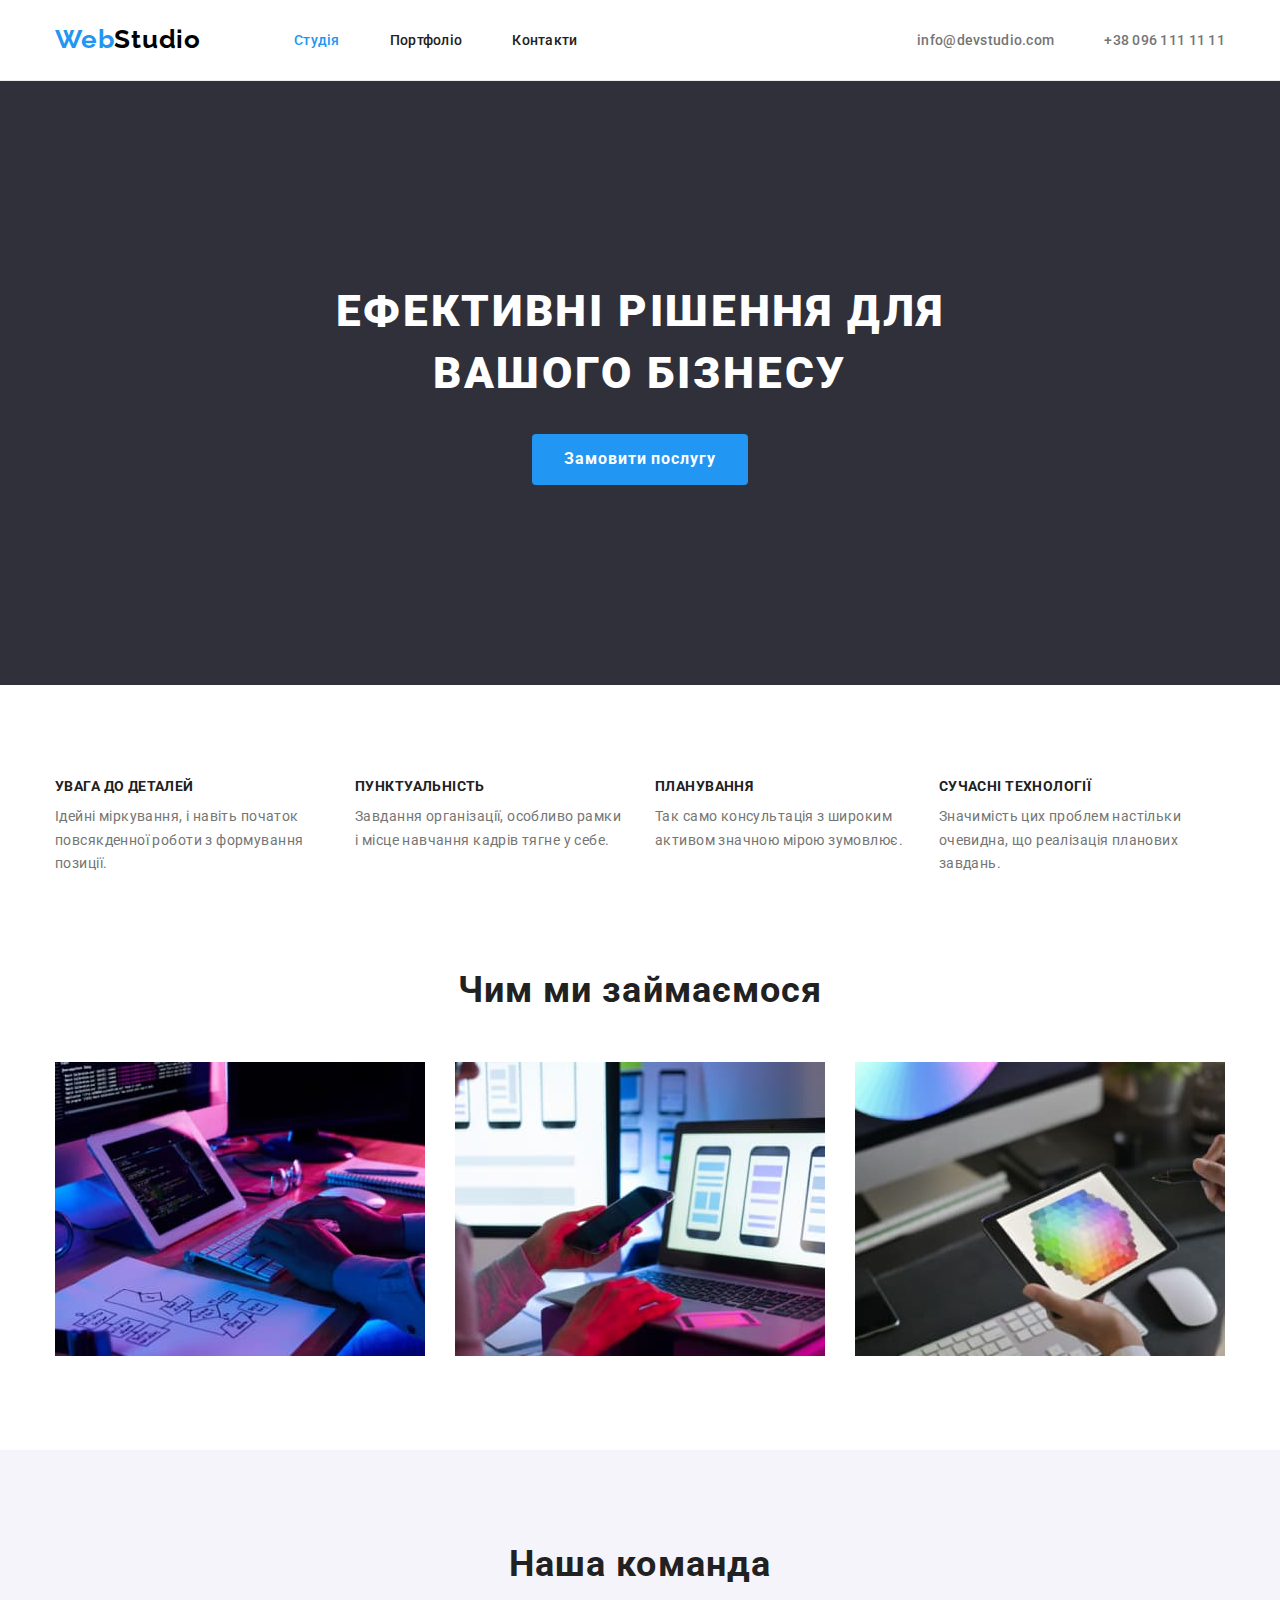
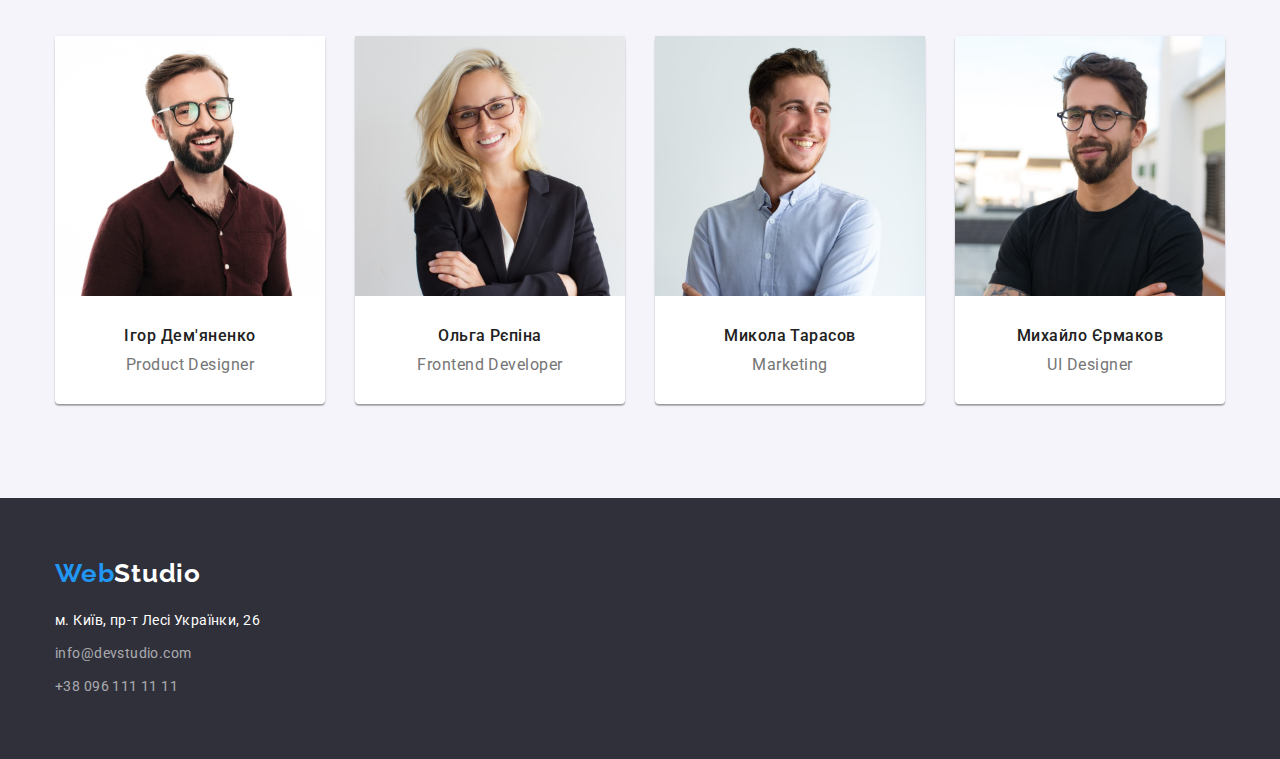
<file: index.html>
<!DOCTYPE html>
<html lang="uk">
  <head>
    <meta charset="UTF-8" />
    <meta http-equiv="X-UA-Compatible" content="IE=edge" />
    <meta name="viewport" content="width=device-width, initial-scale=1.0" />
    <title>WebStudio</title>

    <link rel="preconnect" href="https://fonts.googleapis.com" />
    <link rel="preconnect" href="https://fonts.gstatic.com" crossorigin />
    <link
      href="https://fonts.googleapis.com/css2?family=Raleway:wght@700&family=Roboto:wght@400;500;700;900&display=swap"
      rel="stylesheet"
    />

    <link
      rel="stylesheet"
      href="https://cdnjs.cloudflare.com/ajax/libs/modern-normalize/1.1.0/modern-normalize.min.css"
    />
    <link rel="stylesheet" href="./css/styles.css" />
  </head>
  <body>
    <!-- хевук -->

    <header class="header">
      <div class="container site-nav">
        <nav class="nav">
          <a href="./index.html" class="logo"> <span class="accent-logo">Web</span>Studio </a>
          <ul class="site-menu">
            <li class="item"><a href="./index.html" class="link current">Студія</a></li>
            <li class="item"><a href="./portfolio.html" class="link">Портфоліо</a></li>
            <li class="item"><a href="" class="link">Контакти</a></li>
          </ul>
        </nav>
        <ul class="contact-list">
          <li class="item">
            <a href="mailto:info@devstudio.com" class="link">info@devstudio.com</a>
          </li>
          <li class="item"><a href="tel:+380961111111" class="link">+38 096 111 11 11</a></li>
        </ul>
      </div>
    </header>

    <main>
      <!-- герой -->

      <section class="hero">
        <div class="container">
          <h1 class="hero-title">Ефективні рішення для вашого бізнесу</h1>
          <button type="button" class="button">Замовити послугу</button>
        </div>
      </section>

      <!--переваги -->

      <section class="section">
        <div class="container">
          <h2 class="visual-hiden">Переваги</h2>
          <ul class="benefits">
            <li class="item">
              <h3 class="benefits-title">Увага до деталей</h3>
              <p class="benefits-text">
                Ідейні міркування, і навіть початок повсякденної роботи з формування позиції.
              </p>
            </li>
            <li class="item">
              <h3 class="benefits-title">Пунктуальність</h3>
              <p class="benefits-text">
                Завдання організації, особливо рамки і місце навчання кадрів тягне у себе.
              </p>
            </li>
            <li class="item">
              <h3 class="benefits-title">Планування</h3>
              <p class="benefits-text">
                Так само консультація з широким активом значною мірою зумовлює.
              </p>
            </li>
            <li class="item">
              <h3 class="benefits-title">Сучасні технології</h3>
              <p class="benefits-text">
                Значимість цих проблем настільки очевидна, що реалізація планових завдань.
              </p>
            </li>
          </ul>
        </div>
      </section>

      <!-- Чим ми займаємося-->

      <section class="section no-padding">
        <div class="container">
          <h2 class="work-title">Чим ми займаємося</h2>
          <ul class="work-list">
            <li class="item">
              <img src="./images/workimg1.jpg" alt="Работа за комп'ютером" width="370" />
            </li>
            <li class="item">
              <img src="./images/workimg2.jpg" alt="Работа за телефоном" width="370" />
            </li>
            <li class="item">
              <img src="./images/workimg3.jpg" alt="Работа за планшетом" width="370" />
            </li>
          </ul>
        </div>
      </section>

      <!-- команда -->

      <section class="section team">
        <div class="container">
          <h2 class="team-title">Наша команда</h2>
          <ul class="team-list">
            <li class="card">
              <img src="./images/teamimg1.jpg" alt="Ігор Дем'яненко" width="270" />
              <div class="team-description">
                <h3 class="team-subtitle">Ігор Дем'яненко</h3>
                <p class="team-text">Product Designer</p>
              </div>
            </li>
            <li class="card">
              <img src="./images/teamimg2.jpg" alt="Ольга Рєпіна" width="270" />
              <div class="team-description">
                <h3 class="team-subtitle">Ольга Рєпіна</h3>
                <p class="team-text">Frontend Developer</p>
              </div>
            </li>
            <li class="card">
              <img src="./images/teamimg3.jpg" alt="Микола Тарасов" width="270" />
              <div class="team-description">
                <h3 class="team-subtitle">Микола Тарасов</h3>
                <p class="team-text">Marketing</p>
              </div>
            </li>
            <li class="card">
              <img src="./images/teamimg4.jpg" alt="Михайло Єрмаков" width="270" />
              <div class="team-description">
                <h3 class="team-subtitle">Михайло Єрмаков</h3>
                <p class="team-text">UI Designer</p>
              </div>
            </li>
          </ul>
        </div>
      </section>
    </main>

    <!-- футер -->

    <footer class="footer">
      <div class="container">
        <a href="./index.html" class="footer-logo"> <span class="accent-logo">Web</span>Studio </a>
        <address>
          <ul class="footer-list">
            <li class="item">
              <a
                href="https://goo.gl/maps/CPtrU1FHBa2aNyZL9"
                target="_blank"
                rel="noopener noreferrer nofollow"
                class="footer-address"
              >
                м. Київ, пр-т Лесі Українки, 26
              </a>
            </li>
            <li class="item">
              <a href="mailto:info@devstudio.com" class="footer-link">info@devstudio.com</a>
            </li>
            <li class="item">
              <a href="tel:+380961111111" class="footer-link">+38 096 111 11 11</a>
            </li>
          </ul>
        </address>
      </div>
    </footer>
  </body>
</html>
</file>
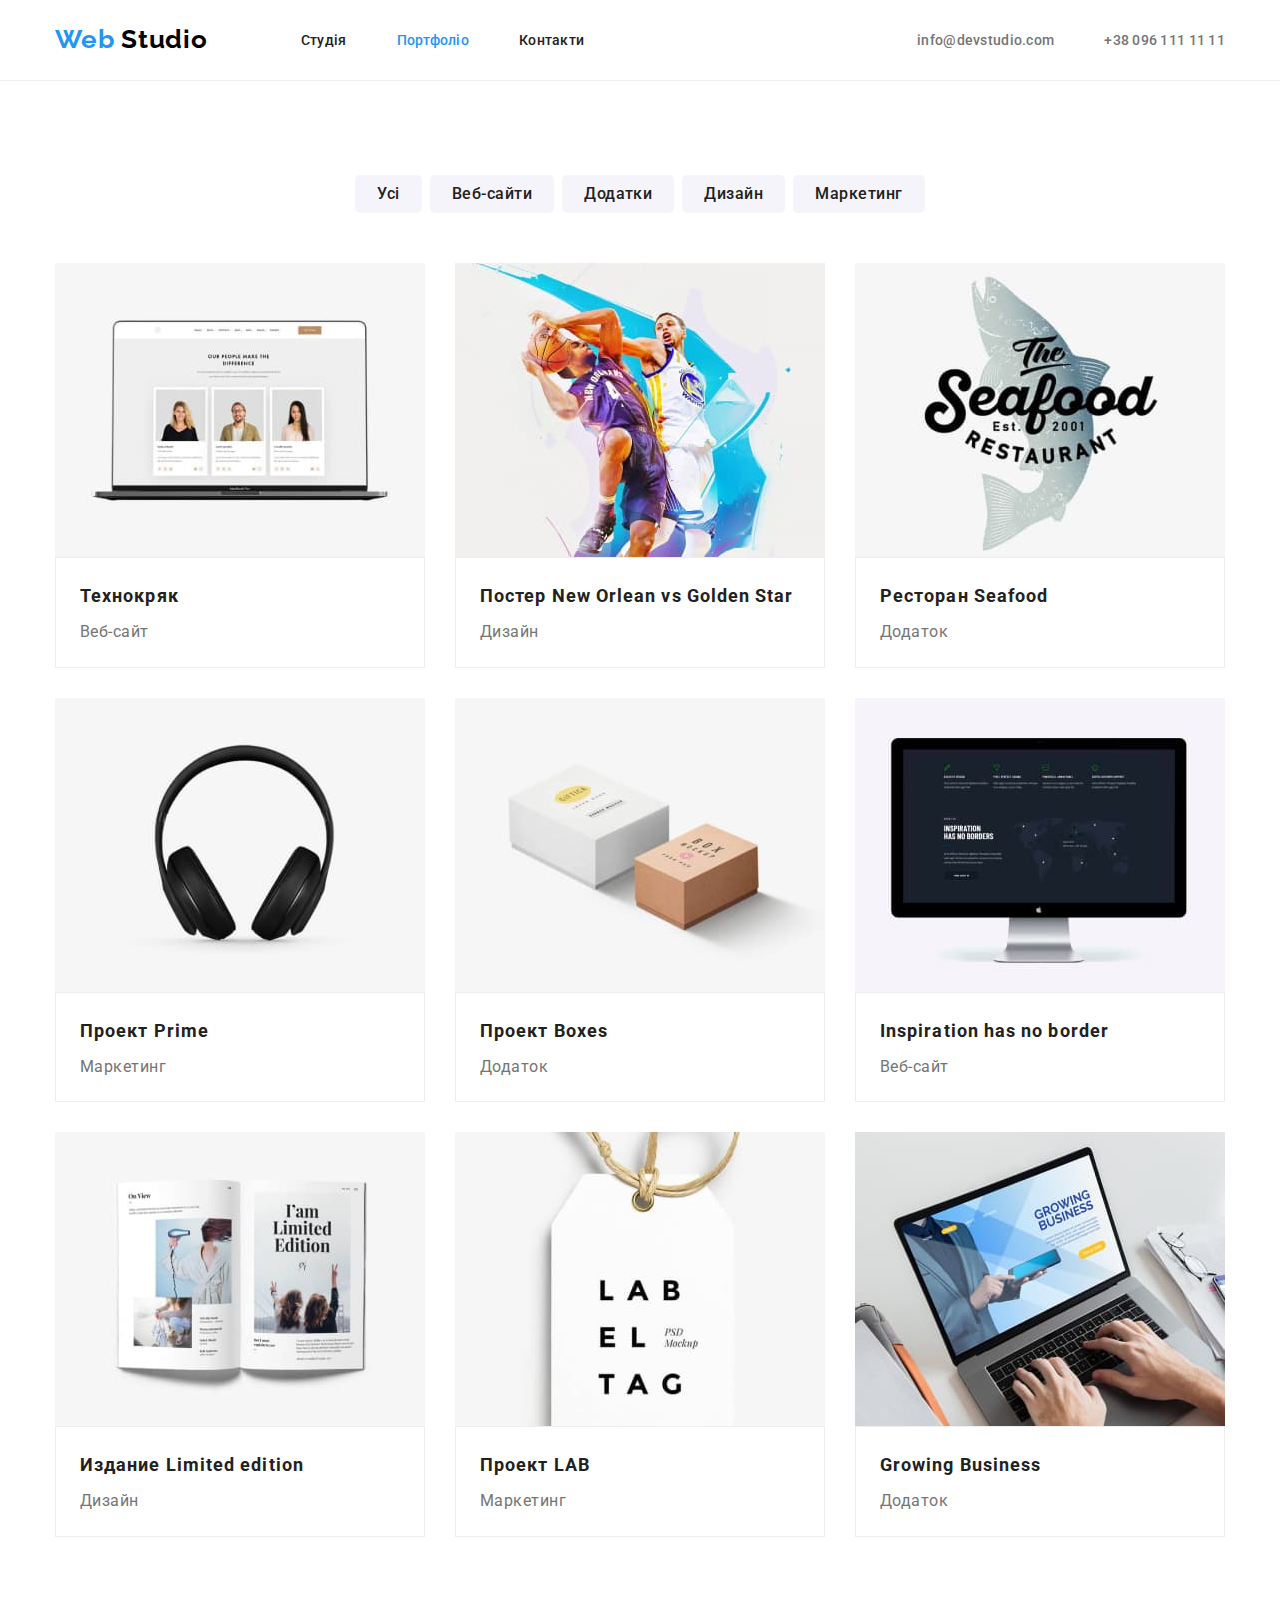
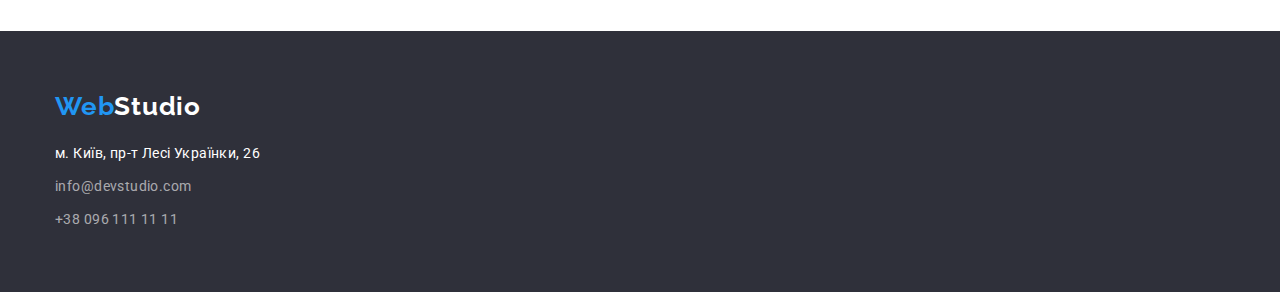
<file: portfolio.html>
<!DOCTYPE html>
<html lang="uk">
  <head>
    <meta charset="UTF-8" />
    <meta http-equiv="X-UA-Compatible" content="IE=edge" />
    <meta name="viewport" content="width=device-width, initial-scale=1.0" />
    <title>WebStudio</title>

    <link rel="preconnect" href="https://fonts.googleapis.com" />
    <link rel="preconnect" href="https://fonts.gstatic.com" crossorigin />
    <link
      href="https://fonts.googleapis.com/css2?family=Raleway:wght@700&family=Roboto:wght@400;500;700;900&display=swap"
      rel="stylesheet"
    />

    <link
      rel="stylesheet"
      href="https://cdnjs.cloudflare.com/ajax/libs/modern-normalize/1.1.0/modern-normalize.min.css"
    />
    <link rel="stylesheet" href="./css/styles.css" />
  </head>
  <body>
    <!-- хедер -->

    <header class="header">
      <div class="container site-nav">
        <nav class="nav">
          <a href="./index.html" class="logo">
            <span class="accent-logo">Web</span>
            Studio
          </a>
          <ul class="site-menu">
            <li class="item"><a href="./index.html" class="link">Студія</a></li>
            <li class="item"><a href="./portfolio.html" class="link current">Портфоліо</a></li>
            <li class="item"><a href="" class="link">Контакти</a></li>
          </ul>
        </nav>
        <ul class="contact-list">
          <li class="item">
            <a href="mailto:info@devstudio.com" class="link">info@devstudio.com</a>
          </li>
          <li class="item"><a href="tel:+380961111111" class="link">+38 096 111 11 11</a></li>
        </ul>
      </div>
    </header>

    <main>
      <!-- герой -->

      <section class="section">
        <div class="container">
          <h1 class="visual-hiden">Портфоліо</h1>
          <ul class="buttons-list">
            <li class="item"><button type="button" class="button curent">Усі</button></li>
            <li class="item"><button type="button" class="button">Веб-сайти</button></li>
            <li class="item"><button type="button" class="button">Додатки</button></li>
            <li class="item"><button type="button" class="button">Дизайн</button></li>
            <li class="item"><button type="button" class="button">Маркетинг</button></li>
          </ul>

          <ul class="galery">
            <li class="galery-card">
              <img src="./images/portf1.jpg" alt="Ноутбук" width="370" />
              <div class="card-info">
                <h2 class="card-title">Технокряк</h2>
                <p class="card-text">Веб-сайт</p>
              </div>
            </li>
            <li class="galery-card">
              <img
                src="./images/portf2.jpg"
                alt="Баскетбольний матч New Orlean vs Golden Star"
                width="370"
              />
              <div class="card-info">
                <h2 class="card-title">Постер New Orlean vs Golden Star</h2>
                <p class="card-text">Дизайн</p>
              </div>
            </li>
            <li class="galery-card">
              <img src="./images/portf3.jpg" alt="Постер ресторана Seafood" width="370" />
              <div class="card-info">
                <h2 class="card-title">Ресторан Seafood</h2>
                <p class="card-text">Додаток</p>
              </div>
            </li>
            <li class="galery-card">
              <img src="./images/portf4.jpg" alt="Навушники" width="370" />
              <div class="card-info">
                <h2 class="card-title">Проект Prime</h2>
                <p class="card-text">Маркетинг</p>
              </div>
            </li>
            <li class="galery-card">
              <img src="./images/portf5.jpg" alt="Дві коробки" width="370" />
              <div class="card-info">
                <h2 class="card-title">Проект Boxes</h2>
                <p class="card-text">Додаток</p>
              </div>
            </li>
            <li class="galery-card">
              <img src="./images/portf6.jpg" alt="Екран монитора" width="370" />
              <div class="card-info">
                <h2 class="card-title">Inspiration has no border</h2>
                <p class="card-text">Веб-сайт</p>
              </div>
            </li>
            <li class="galery-card">
              <img src="./images/portf7.jpg" alt="Відкритий журнал" width="370" />
              <div class="card-info">
                <h2 class="card-title">Издание Limited edition</h2>
                <p class="card-text">Дизайн</p>
              </div>
            </li>
            <li class="galery-card">
              <img src="./images/portf8.jpg" alt="Лейбл проекта LAB" width="370" />
              <div class="card-info">
                <h2 class="card-title">Проект LAB</h2>
                <p class="card-text">Маркетинг</p>
              </div>
            </li>
            <li class="galery-card">
              <img src="./images/portf9.jpg" alt="Людина працює за ноутбуком" width="370" />
              <div class="card-info">
                <h2 class="card-title">Growing Business</h2>
                <p class="card-text">Додаток</p>
              </div>
            </li>
          </ul>
        </div>
      </section>
    </main>

    <!-- футер -->

    <footer class="footer">
      <div class="container">
        <a href="./index.html" class="footer-logo"> <span class="accent-logo">Web</span>Studio </a>
        <address>
          <ul class="footer-list">
            <li class="item">
              <a
                href="https://goo.gl/maps/CPtrU1FHBa2aNyZL9"
                target="_blank"
                rel="noopener noreferrer nofollow"
                class="footer-address"
              >
                м. Київ, пр-т Лесі Українки, 26
              </a>
            </li>
            <li class="item">
              <a href="mailto:info@devstudio.com" class="footer-link">info@devstudio.com</a>
            </li>
            <li class="item">
              <a href="tel:+380961111111" class="footer-link">+38 096 111 11 11</a>
            </li>
          </ul>
        </address>
      </div>
    </footer>
  </body>
</html>
</file>
<file: css/styles.css>
:root {
  --main-text-color: #757575;
  --background-color: #ffffff;
  --secondary-background-color: #f5f4fa;
  --main-black-color: #212121;
  --seconadary-black-color: #000000;
  --accent-color: #2196f3;
  --hover-accent-color: #1f84d7;
  --footer-background-color: #2f303a;
  --button-bgc-color: #eeeeee;
  --header-border-color: #ececec;
}

body {
  color: var(--main-text-color);
  font-family: 'Roboto', sans-serif;
  font-size: 14px;
  letter-spacing: 0.03em;
  background-color: var(--background-color);
}

ul {
  list-style-type: none;
  margin: 0;
  padding: 0;
}

h1,
h2,
h3,
h4,
h5,
h6,
p {
  margin-top: 0;
  margin-bottom: 0;
}

button {
  display: block;
  margin: 0;
  cursor: pointer;
  border: none;
  border-radius: 4px;
}

img {
  display: block;
  max-width: 100%;
  height: auto;
}
.container {
  width: 1200px;
  padding-left: 15px;
  padding-right: 15px;
  margin-left: auto;
  margin-right: auto;
}

.section {
  padding-top: 94px;
  padding-bottom: 94px;
}

address {
  font-style: normal;
}
.section.no-padding {
  padding-top: 0;
}

.visual-hiden {
  position: absolute;
  width: 1px;
  height: 1px;
  margin: -1px;
  border: 0;
  padding: 0;

  white-space: nowrap;
  clip-path: inset(100%);
  clip: rect(0 0 0 0);
  overflow: hidden;
}

/* хедер */

.header {
  border-bottom: 1px solid var(--header-border-color);
}

.site-nav {
  display: flex;
  align-items: center;
}

.nav {
  display: flex;
  align-items: center;
}

.logo {
  color: var(--seconadary-black-color);

  font-family: 'Raleway', sans-serif;
  font-weight: 700;
  font-size: 26px;
  line-height: 1.2;
  letter-spacing: 0.03em;
  text-decoration: none;

  margin-right: 93px;
  padding-top: 24px;
  padding-bottom: 25px;
}

.accent-logo {
  color: var(--accent-color);
}

.site-menu {
  display: flex;
}

.site-menu .item:not(:first-child) {
  margin-left: 50px;
}

.site-menu .link {
  color: var(--main-black-color);

  font-weight: 500;
  font-size: 14px;
  line-height: 1.14;
  letter-spacing: 0.02em;
  text-decoration: none;
}

.site-menu .link:hover,
.site-menu .link:focus {
  color: var(--accent-color);
}

.site-menu .link.current {
  color: var(--accent-color);
}

.contact-list .link {
  color: var(--main-text-color);

  font-weight: 500;
  font-size: 14px;
  line-height: 1.14px;
  letter-spacing: 0.02em;
  text-decoration: none;
}

.contact-list .link:hover,
.contact-list .link:focus {
  color: var(--accent-color);
}

.contact-list {
  display: flex;
  margin-left: auto;
}

.contact-list .item:not(:first-child) {
  margin-left: 50px;
}
/* герой index.html */

.hero {
  background-color: var(--footer-background-color);
  padding-top: 200px;
  padding-bottom: 200px;
}

.hero-title {
  color: var(--background-color);

  font-weight: 900;
  font-size: 44px;
  line-height: 1.4;
  text-align: center;
  letter-spacing: 0.06em;
  text-transform: uppercase;

  width: 696px;
  margin: 0 auto 30px;
}

.hero .button {
  color: var(--background-color);
  background-color: var(--accent-color);

  font-family: inherit;
  font-weight: 700;
  font-size: 16px;
  line-height: 1.9;

  letter-spacing: 0.06em;
  border-style: none;
  border-radius: 4px;
  cursor: pointer;

  display: flex;
  align-items: center;
  text-align: center;
  margin: 0 auto;
  min-width: 200px;
  padding: 10px 32px;
}

.hero .button:hover,
.hero .button:focus {
  background-color: var(--hover-accent-color);
}

/* переваги */

.benefits {
  display: flex;
  justify-content: space-between;
}

.benefits .item:not(:last-child) {
  max-width: 270px;
  margin-right: 30px;
}
.benefits-title {
  color: var(--main-black-color);

  font-weight: 700;
  font-size: 14px;
  line-height: 1.14;
  letter-spacing: 0.03em;
  text-transform: uppercase;

  margin-bottom: 10px;
}

.benefits-text {
  color: var(--main-text-color);

  font-size: 14px;
  line-height: 1.7;
  letter-spacing: 0.03em;
}

/* чим ми займаємося */

.work-title,
.team-title {
  color: var(--main-black-color);

  font-weight: 700;
  font-size: 36px;
  line-height: 1.16;
  text-align: center;
  letter-spacing: 0.03em;

  margin: 0 auto 50px;
}

.work-list {
  display: flex;
}

.work-list .item:not(:last-child) {
  margin-right: 30px;
}

/* команда */

.section.team {
  background-color: var(--secondary-background-color);
}

.team-subtitle {
  color: var(--main-black-color);

  font-weight: 500;
  font-size: 16px;
  line-height: 1.2;
  text-align: center;
  letter-spacing: 0.03em;
  margin-bottom: 10px;
}

.team-text {
  color: var(--main-text-color);

  font-size: 16px;
  line-height: 1.2;
  text-align: center;
  letter-spacing: 0.03em;
}

.team-description {
  padding: 30px 0;
}

.team-list {
  display: flex;
}

.team-list > .card {
  width: 270px;

  background-color: #ffffff;

  box-shadow: 0px 1px 3px rgba(0, 0, 0, 0.12), 0px 1px 1px rgba(0, 0, 0, 0.14),
    0px 2px 1px rgba(0, 0, 0, 0.2);
  border-radius: 4px;
}

.team-list .card:not(:last-child) {
  margin-right: 30px;
}
/*герой profile.html */

.buttons-list {
  display: flex;
  justify-content: center;
  margin-bottom: 50px;
}

.buttons-list .item:not(:first-child) {
  margin-left: 8px;
}

.buttons-list .button {
  color: var(--main-black-color);
  background-color: var(--secondary-background-color);

  font-family: inherit;
  font-style: normal;
  font-weight: 500;
  font-size: 16px;
  line-height: 1.6;
  text-align: center;
  letter-spacing: 0.03em;
  border-style: none;
  border-radius: 5px;
  cursor: pointer;

  padding: 6px 22px;
}

.buttons-list .button:hover,
.buttons-list .button:focus {
  color: var(--background-color);
  background-color: var(--accent-color);
}

.buttons-list .button.current {
  color: var(--background-color);
  background-color: var(--accent-color);
}

.galery {
  display: flex;
  flex-wrap: wrap;
}

.galery-card {
  width: calc((100% - 60px) / 3);
  margin-right: 30px;
  margin-bottom: 30px;
}

.galery .galery-card:nth-child(3n) {
  margin-right: 0;
}

.galery .galery-card:nth-last-child(-n + 3) {
  margin-bottom: 0;
}
.galery-card .card-title {
  color: var(--main-black-color);

  font-weight: 700;
  font-size: 18px;
  line-height: 2;
  letter-spacing: 0.06em;

  margin-bottom: 4px;
}

.galery-card .card-text {
  color: var(--main-text-color);

  font-size: 16px;
  line-height: 1.8;
  letter-spacing: 0.03em;
}

.card-info {
  border: 1px solid var(--button-bgc-color);
  padding: 20px 24px;
}

/* футер */

.footer {
  background-color: var(--footer-background-color);
  padding-top: 60px;
  padding-bottom: 60px;
}

.footer-logo {
  color: var(--background-color);

  display: inline-block;
  padding: 0;
  margin-bottom: 20px;

  font-family: 'Raleway', sans-serif;
  font-weight: 700;
  font-size: 26px;
  line-height: 1.2;
  letter-spacing: 0.03em;
  text-decoration: none;
}

.footer-address {
  color: var(--background-color);

  font-weight: 400;
  font-size: 14px;
  line-height: 1.7;
  letter-spacing: 0.03em;
  text-decoration: none;
}

.footer-address:hover,
.footer-address:focus {
  color: var(--accent-color);
}

.footer-list .item:not(:last-child) {
  margin-bottom: 9px;
}

.footer-link {
  color: rgba(255, 255, 255, 0.6);

  font-weight: 400;
  font-size: 14px;
  line-height: 1.7;
  letter-spacing: 0.03em;
  text-decoration: none;
  display: inline-block;
}

.footer-link:hover,
.footer-link:focus {
  color: var(--accent-color);
}
</file>
